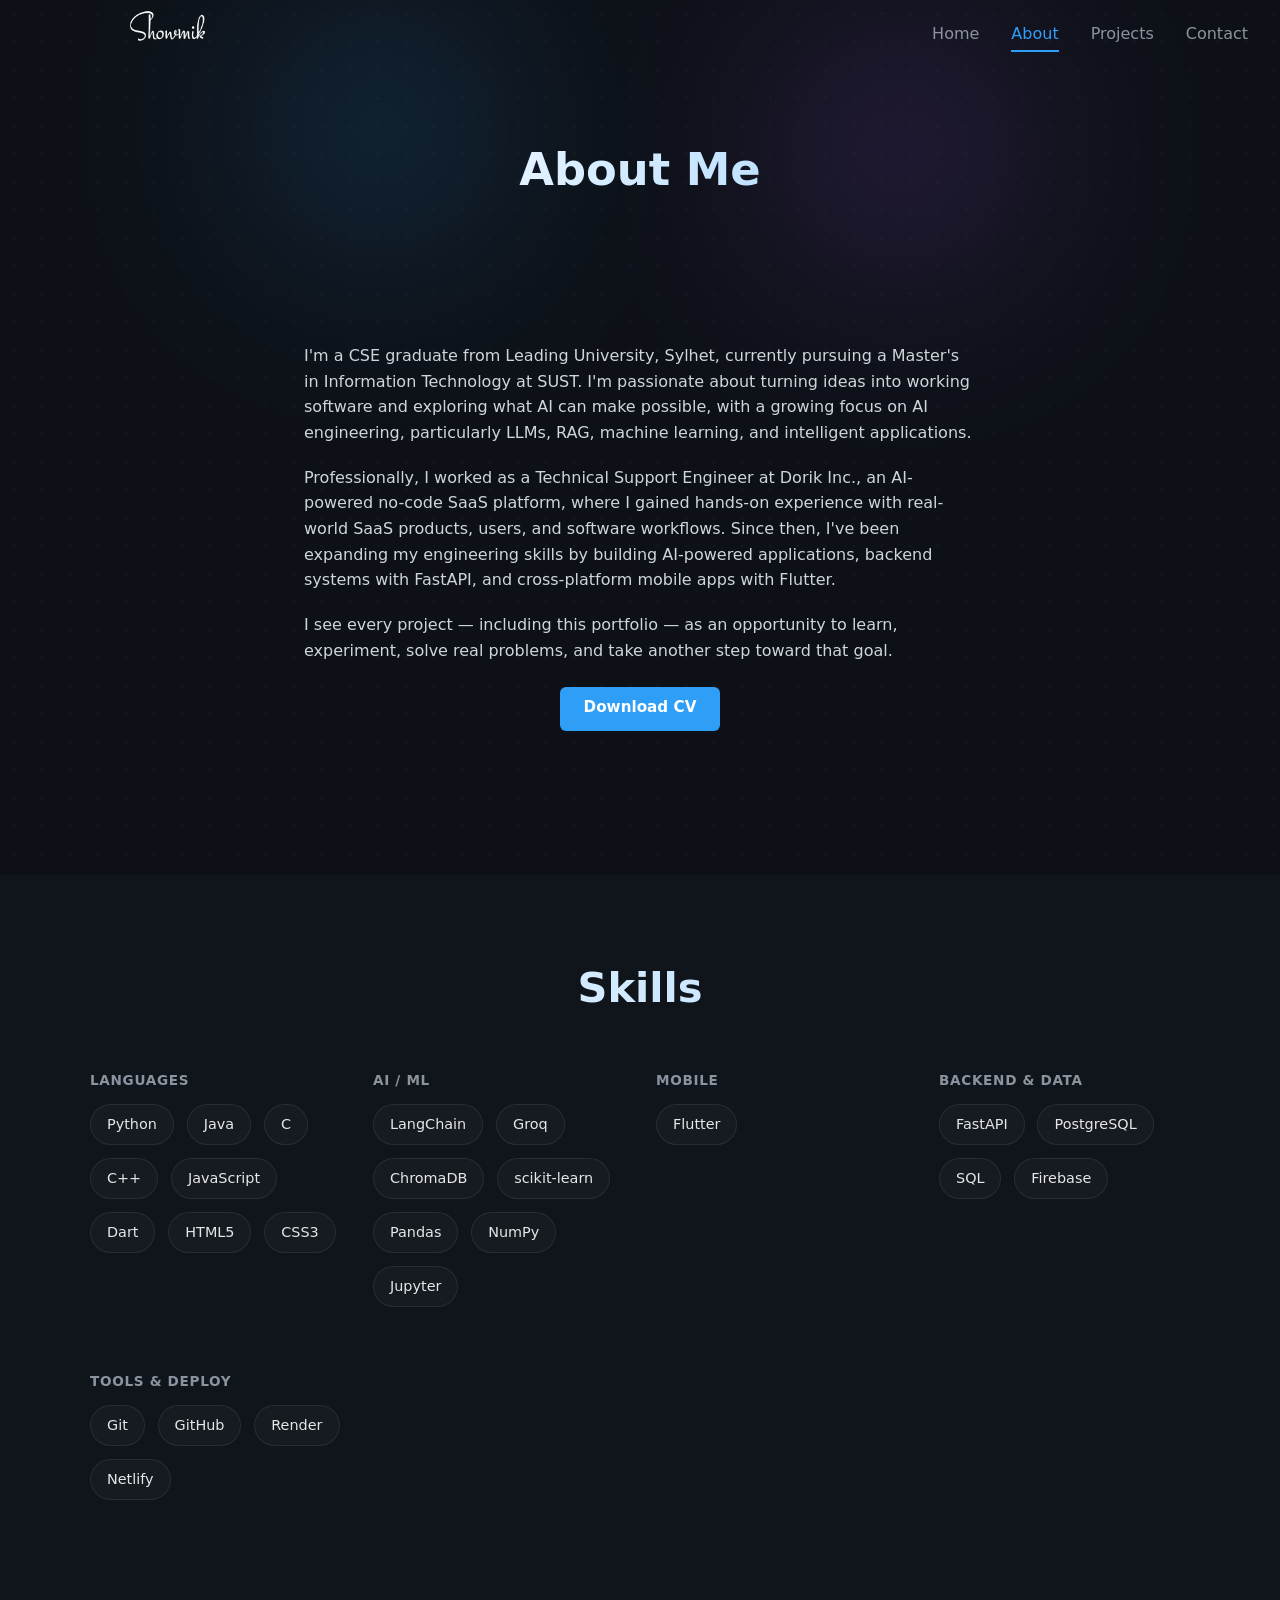
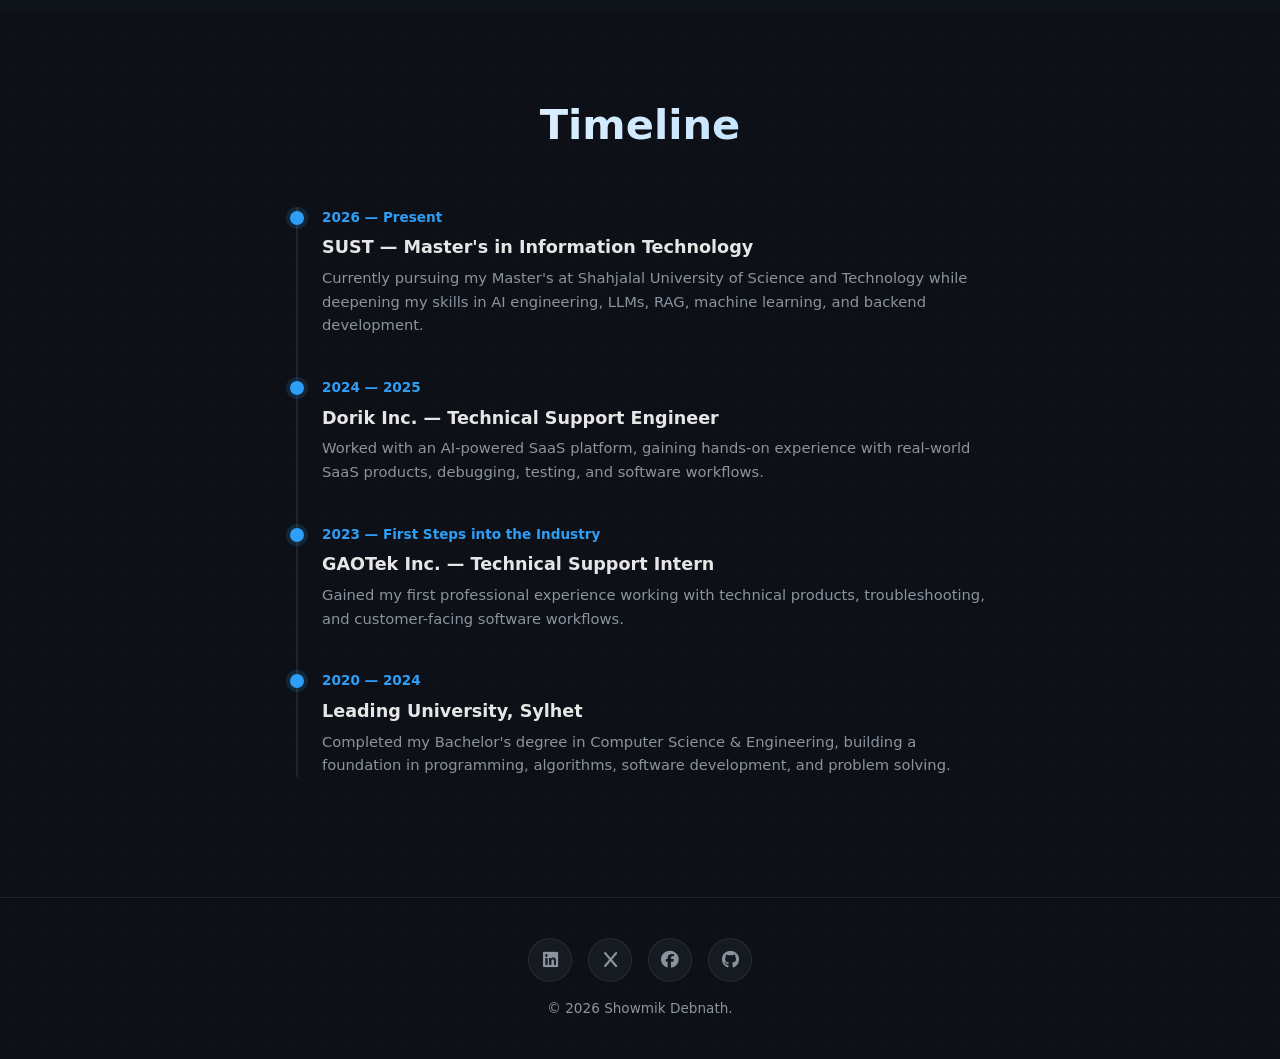
<file: frontend/about.html>
<!DOCTYPE html>
<html lang="en">
<head>
  <!-- Google tag (gtag.js) -->
  <script async src="https://www.googletagmanager.com/gtag/js?id=G-21XC7KKP4C"></script>
  <script>
    window.dataLayer = window.dataLayer || [];
    function gtag(){dataLayer.push(arguments);}
    gtag('js', new Date());

    gtag('config', 'G-21XC7KKP4C');
  </script>

  <meta charset="UTF-8" />
  <meta name="viewport" content="width=device-width, initial-scale=1.0" />
  <title>About — Showmik Debnath</title>
  <meta name="description" content="Learn about Showmik Debnath's background, skills, and journey toward AI engineering." />
  <meta property="og:title" content="About — Showmik Debnath" />
  <meta property="og:description" content="CSE graduate, AI engineering practitioner, and software developer." />
  <meta property="og:type" content="website" />
  <meta property="og:url" content="https://showmikdebnath.me/about.html" />
  <meta property="og:image" content="https://showmikdebnath.me/assets/images/og-image.jpg" />
  <meta property="og:image:width" content="1731" />
  <meta property="og:image:height" content="909" />
  <meta property="og:image:type" content="image/jpeg" />
  <link rel="icon" href="assets/images/icons/favicon.ico" />
  <link rel="stylesheet" href="css/style.css" />
  <link rel="stylesheet" href="https://unpkg.com/aos@2.3.1/dist/aos.css" />
  <link rel="stylesheet" href="https://cdnjs.cloudflare.com/ajax/libs/font-awesome/6.5.2/css/all.min.css">
</head>
<body>

  <nav class="navbar">
    <a href="index.html" class="nav-logo"><img src="assets/images/signature.png" alt="Showmik Debnath signature" style="height:66px;width:auto;display:block;filter:brightness(0) invert(1);"></a>
    <ul class="nav-links">
      <li><a href="index.html">Home</a></li>
      <li><a href="about.html">About</a></li>
      <li><a href="projects.html">Projects</a></li>
      <li><a href="contact.html">Contact</a></li>
    </ul>
    <button class="nav-toggle" aria-label="Toggle navigation menu" aria-expanded="false">
      <span></span>
      <span></span>
      <span></span>
    </button>
  </nav>

  <header class="page-header">
    <div class="page-header-glow one"></div>
    <div class="page-header-glow two"></div>
    
    <h1>About Me</h1>
    
  </header>

  <section class="about-narrative" data-aos="fade-up">
    <p>I'm a CSE graduate from Leading University, Sylhet, currently pursuing a Master's in Information Technology at SUST. I'm passionate about turning ideas into working software and exploring what AI can make possible, with a growing focus on AI engineering, particularly LLMs, RAG, machine learning, and intelligent applications.</p>
    <p>Professionally, I worked as a Technical Support Engineer at Dorik Inc., an AI-powered no-code SaaS platform, where I gained hands-on experience with real-world SaaS products, users, and software workflows. Since then, I've been expanding my engineering skills by building AI-powered applications, backend systems with FastAPI, and cross-platform mobile apps with Flutter.</p>
    <p>I see every project — including this portfolio — as an opportunity to learn, experiment, solve real problems, and take another step toward that goal.</p>
    <div class="cv-download">
      <a href="assets/cv.pdf" class="btn btn-primary" download>Download CV</a>
    </div>
  </section>

  

  <section id="skills" data-aos="fade-up">
    <div class="section-header">
      <h2>Skills</h2>
    </div>
    <div class="skills-groups">
      <div class="skill-group">
        <h3>Languages</h3>
        <div class="skills-preview">
          <span class="skill-badge">Python</span>
          <span class="skill-badge">Java</span>
          <span class="skill-badge">C</span>
          <span class="skill-badge">C++</span>
          <span class="skill-badge">JavaScript</span>
          <span class="skill-badge">Dart</span>
          <span class="skill-badge">HTML5</span>
          <span class="skill-badge">CSS3</span>
        </div>
      </div>
      <div class="skill-group">
        <h3>AI / ML</h3>
        <div class="skills-preview">
          <span class="skill-badge">LangChain</span>
          <span class="skill-badge">Groq</span>
          <span class="skill-badge">ChromaDB</span>
          <span class="skill-badge">scikit-learn</span>
          <span class="skill-badge">Pandas</span>
          <span class="skill-badge">NumPy</span>
          <span class="skill-badge">Jupyter</span>
        </div>
      </div>
      <div class="skill-group">
        <h3>Mobile</h3>
        <div class="skills-preview">
          <span class="skill-badge">Flutter</span>
        </div>
      </div>
      <div class="skill-group">
        <h3>Backend &amp; Data</h3>
        <div class="skills-preview">
          <span class="skill-badge">FastAPI</span>
          <span class="skill-badge">PostgreSQL</span>
          <span class="skill-badge">SQL</span>
          <span class="skill-badge">Firebase</span>
        </div>
      </div>
      <div class="skill-group">
        <h3>Tools &amp; Deploy</h3>
        <div class="skills-preview">
          <span class="skill-badge">Git</span>
          <span class="skill-badge">GitHub</span>
          <span class="skill-badge">Render</span>
          <span class="skill-badge">Netlify</span>
        </div>
      </div>
    </div>
  </section>


  <section data-aos="fade-up">
  <div class="section-header">
    <h2>Timeline</h2>
  </div>

  <div class="timeline">

    <!-- Most Recent -->
    <div class="timeline-item">
      <div class="timeline-date">2026 — Present</div>
      <h3>SUST — Master's in Information Technology</h3>
      <p>
        Currently pursuing my Master's at Shahjalal University of Science and Technology while deepening my skills in
        AI engineering, LLMs, RAG, machine learning, and backend development.
      </p>
    </div>


    <div class="timeline-item">
      <div class="timeline-date">2024 — 2025</div>
      <h3>Dorik Inc. — Technical Support Engineer</h3>
      <p>
        Worked with an AI-powered SaaS platform, gaining hands-on
        experience with real-world SaaS products, debugging, testing,
        and software workflows.
      </p>
    </div>

    <div class="timeline-item">
      <div class="timeline-date">2023 — First Steps into the Industry</div>
      <h3>GAOTek Inc. — Technical Support Intern</h3>
      <p>
        Gained my first professional experience working with technical products, troubleshooting, and customer-facing software workflows.
      </p>
    </div>

    <div class="timeline-item">
      <div class="timeline-date">2020 — 2024</div>
      <h3>Leading University, Sylhet</h3>
      <p>
        Completed my Bachelor's degree in Computer Science & Engineering,
        building a foundation in programming, algorithms, software development,
        and problem solving.
      </p>
    </div>

    </div>
   </section>
  <!-- <section data-aos="fade-up">
    <div class="section-header">
      <h2>Timeline</h2>
    </div>
    <div class="timeline">
      <div class="timeline-item">
        <div class="timeline-date">Completed</div>
        <h3>Leading University, Sylhet</h3>
        <p>CSE degree completed.</p>
      </div>
      <div class="timeline-item">
        <div class="timeline-date">Professional</div>
        <h3>Dorik Inc. — Technical Support Engineer</h3>
        <p>AI-based no-code SaaS website builder.</p>
      </div>
      <div class="timeline-item">
        <div class="timeline-date">In Progress</div>
        <h3>SUST — Master's in Information Technology</h3>
        <p>Pursuing as a backup path.</p>
      </div>
      <div class="timeline-item">
        <div class="timeline-date">Starting October 2026</div>
        <h3>TU Darmstadt, Germany</h3>
        <p>Admitted — MSc in Information and Communication Engineering, Communication Algorithms specialization.</p>
      </div>
    </div>
  </section> -->

  <footer>
    <div class="social-icons">
      <a href="https://www.linkedin.com/in/showmikdebnath/" target="_blank" rel="noopener" aria-label="LinkedIn"><i class="fa-brands fa-linkedin"></i></a>
      <a href="https://twitter.com/DebnathShowmik" target="_blank" rel="noopener" aria-label="X (Twitter)"><i class="fa-solid fa-x"></i></a>
      <a href="https://www.facebook.com/showmik.debnath/" target="_blank" rel="noopener" aria-label="Facebook"><i class="fa-brands fa-facebook"></i></a>
      <a href="https://github.com/ShowmikDebnath" target="_blank" rel="noopener" aria-label="GitHub">
      <i class="fa-brands fa-github"></i>
    </a>
    </div>
    <p class="copyright">© 2026 Showmik Debnath.</p>
  </footer>

  <button class="back-to-top" aria-label="Back to top">↑</button>

  <script src="https://unpkg.com/aos@2.3.1/dist/aos.js"></script>
  <script src="js/main.js"></script>
</body>
</html>
</file>
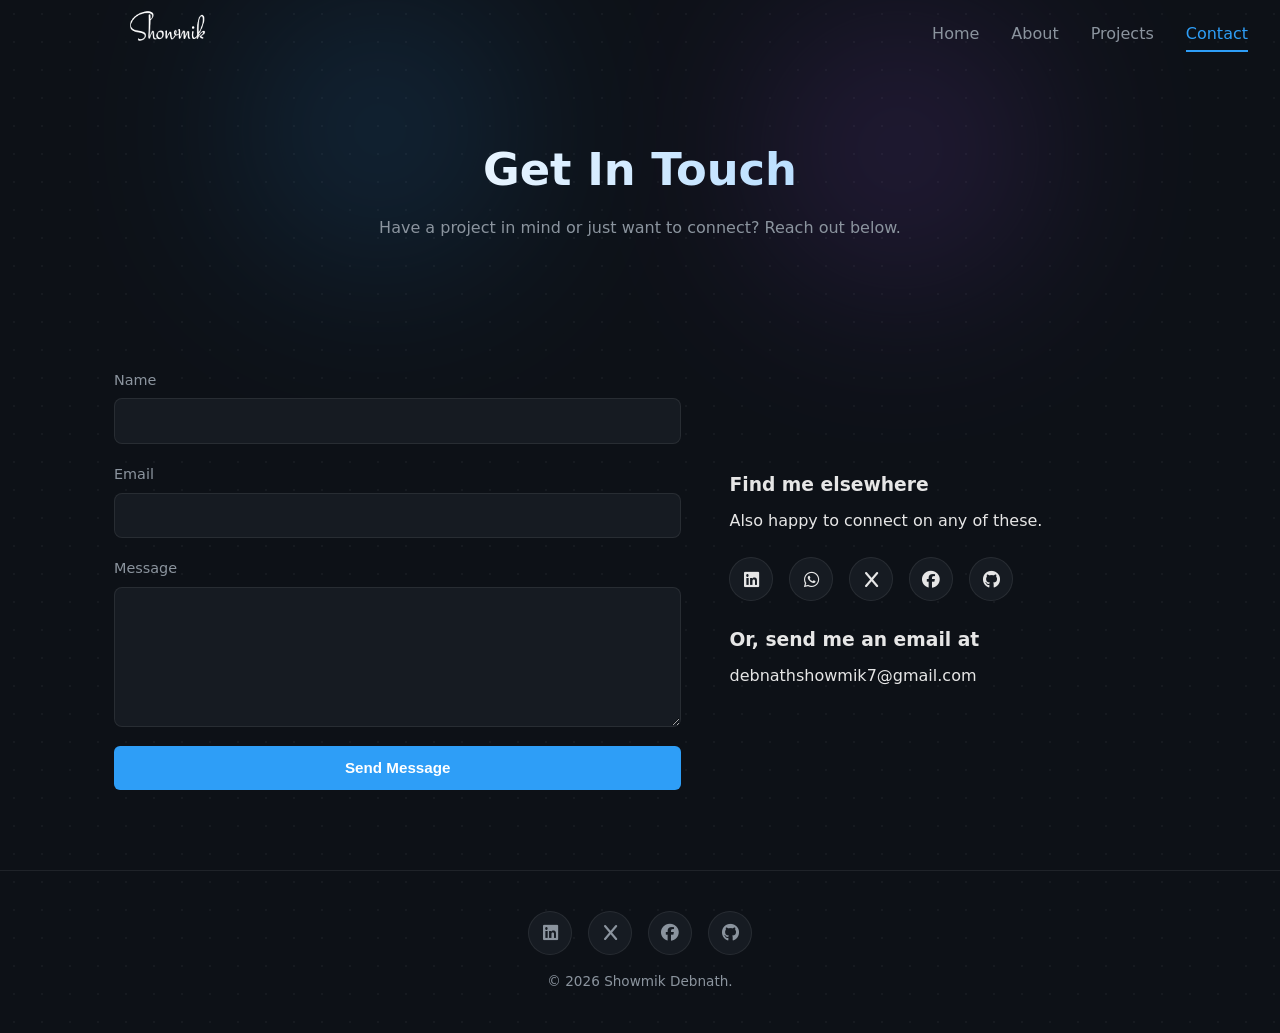
<file: frontend/contact.html>
<!DOCTYPE html>
<html lang="en">
<head>

  <!-- Google tag (gtag.js) -->
  <script async src="https://www.googletagmanager.com/gtag/js?id=G-21XC7KKP4C"></script>
  <script>
    window.dataLayer = window.dataLayer || [];
    function gtag(){dataLayer.push(arguments);}
    gtag('js', new Date());

    gtag('config', 'G-21XC7KKP4C');
  </script>

  <meta charset="UTF-8" />
  <meta name="viewport" content="width=device-width, initial-scale=1.0" />
  <title>Contact — Showmik Debnath</title>
  <meta name="description" content="Get in touch with Showmik Debnath for collaboration or opportunities." />
  <meta property="og:title" content="Contact — Showmik Debnath" />
  <meta property="og:description" content="Get in touch for collaboration or opportunities." />
  <meta property="og:type" content="website" />
  <meta property="og:url" content="https://showmikdebnath.me/contact.html" />
  <meta property="og:image" content="https://showmikdebnath.me/assets/images/og-image.jpg" />
  <meta property="og:image:width" content="1731" />
  <meta property="og:image:height" content="909" />
  <meta property="og:image:type" content="image/jpeg" />
  <link rel="icon" href="assets/images/icons/favicon.ico" />
  <link rel="stylesheet" href="css/style.css" />
  <link rel="stylesheet" href="https://unpkg.com/aos@2.3.1/dist/aos.css" />
  <link rel="stylesheet" href="https://cdnjs.cloudflare.com/ajax/libs/font-awesome/6.5.2/css/all.min.css">
</head>
<body>

  <nav class="navbar">
    <a href="index.html" class="nav-logo"><img src="assets/images/signature.png" alt="Showmik Debnath signature" style="height:66px;width:auto;display:block;filter:brightness(0) invert(1);"></a>
    <ul class="nav-links">
      <li><a href="index.html">Home</a></li>
      <li><a href="about.html">About</a></li>
      <li><a href="projects.html">Projects</a></li>
      <li><a href="contact.html">Contact</a></li>
    </ul>
    <button class="nav-toggle" aria-label="Toggle navigation menu" aria-expanded="false">
      <span></span>
      <span></span>
      <span></span>
    </button>
  </nav>

  <header class="page-header">

    <div class="page-header-glow one"></div>
    <div class="page-header-glow two"></div>

    <h1>Get In Touch</h1>
    <p>Have a project in mind or just want to connect? Reach out below.</p>
  </header>

  <section data-aos="fade-up">
    <div class="contact-layout">
      <!-- TODO: wire this form's action to a Formspree endpoint (or backend) in Phase 2 -->
      <!-- <form class="contact-form" id="contact-form" novalidate> -->
      <form class="contact-form" id="contact-form" action="https://formspree.io/f/xoeqwkpa" method="POST" novalidate>
        <div class="form-group">
          <label for="name">Name</label>
          <input type="text" id="name" name="name" required />
          <span class="form-error-msg">Please enter your name.</span>
        </div>
        <div class="form-group">
          <label for="email">Email</label>
          <input type="email" id="email" name="email" required />
          <span class="form-error-msg">Please enter a valid email address.</span>
        </div>
        <div class="form-group">
          <label for="message">Message</label>
          <textarea id="message" name="message" required></textarea>
          <span class="form-error-msg">Please enter a message.</span>
        </div>
        <button type="submit" class="btn btn-primary">Send Message</button>
        <p class="form-status" role="status"></p>
      </form>

      <div class="contact-info">
        <div>
          <h3>Find me elsewhere</h3>
          <p>Also happy to connect on any of these.</p>
        </div>
        <div class="social-icons">
          <a href="https://www.linkedin.com/in/showmikdebnath/" target="_blank" rel="noopener" aria-label="LinkedIn"><i class="fa-brands fa-linkedin"></i></a>
          <a href="https://wa.me/+8801765636035" target="_blank" rel="noopener" aria-label="WhatsApp">
            <i class="fa-brands fa-whatsapp"></i>
          </a>
          <a href="https://twitter.com/DebnathShowmik" target="_blank" rel="noopener" aria-label="X (Twitter)"><i class="fa-solid fa-x"></i></a>
          <a href="https://www.facebook.com/showmik.debnath/" target="_blank" rel="noopener" aria-label="Facebook"><i class="fa-brands fa-facebook"></i></a>
          <a href="https://github.com/ShowmikDebnath" target="_blank" rel="noopener" aria-label="GitHub">
            <i class="fa-brands fa-github"></i>
          </a>
        </div>
        <div>
          <h3>Or, send me an email at</h3>
          <p><a href="mailto:debnathshowmik7@gmail.com">debnathshowmik7@gmail.com</a></p>
        </div>
      </div>
    </div>
  </section>

  <footer>
    <div class="social-icons">
      <a href="https://www.linkedin.com/in/showmikdebnath/" target="_blank" rel="noopener" aria-label="LinkedIn"><i class="fa-brands fa-linkedin"></i></a>
      <a href="https://twitter.com/DebnathShowmik" target="_blank" rel="noopener" aria-label="X (Twitter)"><i class="fa-solid fa-x"></i></a>
      <a href="https://www.facebook.com/showmik.debnath/" target="_blank" rel="noopener" aria-label="Facebook"><i class="fa-brands fa-facebook"></i></a>
      <a href="https://github.com/ShowmikDebnath" target="_blank" rel="noopener" aria-label="GitHub">
      <i class="fa-brands fa-github"></i>
    </a>
    </div>
    <p class="copyright">© 2026 Showmik Debnath.</p>
  </footer>

  <button class="back-to-top" aria-label="Back to top">↑</button>

  <script src="https://unpkg.com/aos@2.3.1/dist/aos.js"></script>
  <script src="js/main.js"></script>
</body>
</html>
</file>
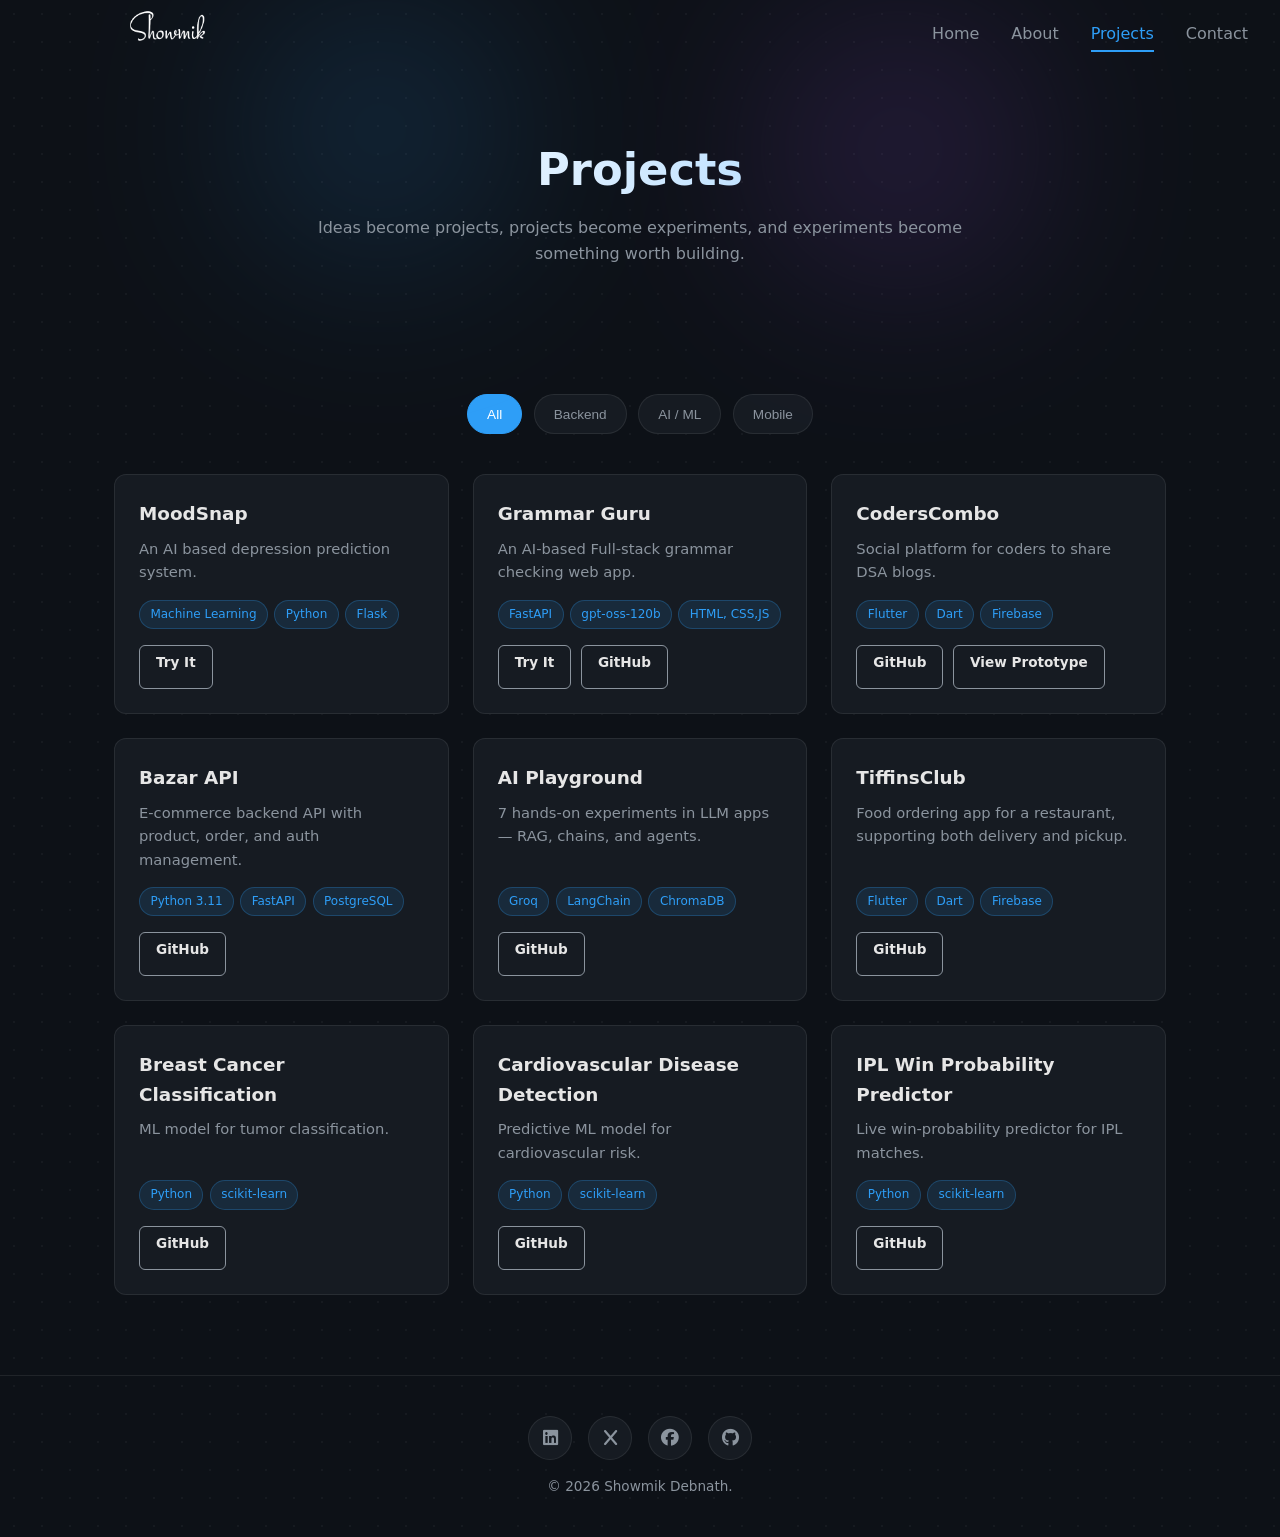
<file: frontend/projects.html>
<!DOCTYPE html>
<html lang="en">
<head>

  <!-- Google tag (gtag.js) -->
  <script async src="https://www.googletagmanager.com/gtag/js?id=G-21XC7KKP4C"></script>
  <script>
    window.dataLayer = window.dataLayer || [];
    function gtag(){dataLayer.push(arguments);}
    gtag('js', new Date());

    gtag('config', 'G-21XC7KKP4C');
  </script>
  <meta charset="UTF-8" />
  <meta name="viewport" content="width=device-width, initial-scale=1.0" />
  <title>Projects — Showmik Debnath</title>
  <meta name="description" content="Backend, AI/ML, and Flutter mobile projects built by Showmik Debnath." />
  <meta property="og:title" content="Projects — Showmik Debnath" />
  <meta property="og:description" content="Backend, AI/ML, and Flutter mobile projects." />
  <meta property="og:type" content="website" />
  <meta property="og:url" content="https://showmikdebnath.me/projects.html" />
  <meta property="og:image" content="https://showmikdebnath.me/assets/images/og-image.jpg" />
  <meta property="og:image:width" content="1731" />
  <meta property="og:image:height" content="909" />
  <meta property="og:image:type" content="image/jpeg" />
  <link rel="icon" href="assets/images/icons/favicon.ico" />
  <link rel="stylesheet" href="css/style.css" />
  <link rel="stylesheet" href="https://unpkg.com/aos@2.3.1/dist/aos.css" />
  <link rel="stylesheet" href="https://cdnjs.cloudflare.com/ajax/libs/font-awesome/6.5.2/css/all.min.css">
</head>
<body>

  <nav class="navbar">
    <a href="index.html" class="nav-logo"><img src="assets/images/signature.png" alt="Showmik Debnath signature" style="height:66px;width:auto;display:block;filter:brightness(0) invert(1);"></a>
    <ul class="nav-links">
      <li><a href="index.html">Home</a></li>
      <li><a href="about.html">About</a></li>
      <li><a href="projects.html">Projects</a></li>
      <li><a href="contact.html">Contact</a></li>
    </ul>
    <button class="nav-toggle" aria-label="Toggle navigation menu" aria-expanded="false">
      <span></span>
      <span></span>
      <span></span>
    </button>
  </nav>

  <header class="page-header">
    <div class="page-header-glow one"></div>
    <div class="page-header-glow two"></div>
    
    <h1>Projects</h1>
    <p>Ideas become projects, projects become experiments, and experiments become something worth building.</p>
  </header>

  <section>
    <div class="filter-bar">
      <button class="filter-btn active" data-filter="all">All</button>
      <button class="filter-btn" data-filter="backend">Backend</button>
      <button class="filter-btn" data-filter="ai-ml">AI / ML</button>
      <button class="filter-btn" data-filter="mobile">Mobile</button>
    </div>

    <div class="projects-grid">
      <div class="card" data-category="ai-ml" data-aos="fade-up">
        <h3>MoodSnap</h3>
        <p class="card-desc">An AI based depression prediction system.</p>
        <div class="tag-row">
          <span class="tag">Machine Learning</span>
          <span class="tag">Python</span>
          <span class="tag">Flask</span>
        </div>
        <div class="card-links">
          <a href="https://depressionprediction.pythonanywhere.com/" class="btn btn-secondary" target="_blank" rel="noopener">Try It</a>
        </div>
      </div>

      <div class="card" data-category="ai-ml" data-aos="fade-up" data-aos-delay="100">
        <h3>Grammar Guru</h3>
        <p class="card-desc">An AI-based Full-stack grammar checking web app.</p>
        <div class="tag-row">
          <span class="tag">FastAPI</span>
          <span class="tag">gpt-oss-120b</span>
          <span class="tag">HTML, CSS,JS</span>
        </div>
        <div class="card-links">
          <a href="https://grammar-guru-sd.netlify.app/" class="btn btn-secondary" target="_blank" rel="noopener">Try It</a>
          <a href="https://github.com/ShowmikDebnath/Grammar-Guru" class="btn btn-secondary" target="_blank" rel="noopener">GitHub</a>
        </div>
      </div>

      <div class="card" data-category="mobile" data-aos="fade-up" data-aos-delay="200">
        <h3>CodersCombo</h3>
        <p class="card-desc">Social platform for coders to share DSA blogs.</p>
        <div class="tag-row">
          <span class="tag">Flutter</span>
          <span class="tag">Dart</span>
          <span class="tag">Firebase</span>
        </div>
        <div class="card-links">
          <a href="https://github.com/ShowmikDebnath/CodersCombo-Optimistic" class="btn btn-secondary" target="_blank" rel="noopener">GitHub</a>
          <a href="https://drive.google.com/file/d/1VuBDnz4taHCMDHtoi5x_1lxaRIxnTZBv/view?usp=sharing" class="btn btn-secondary" target="_blank" rel="noopener">View Prototype</a>
        </div>
      </div>

      <div class="card" data-category="backend" data-aos="fade-up">
        <h3>Bazar API</h3>
        <p class="card-desc">E-commerce backend API with product, order, and auth management.</p>
        <div class="tag-row">
          <span class="tag">Python 3.11</span>
          <span class="tag">FastAPI</span>
          <span class="tag">PostgreSQL</span>
        </div>
        <div class="card-links">
          <a href="https://github.com/ShowmikDebnath/Bazar-API" class="btn btn-secondary" target="_blank" rel="noopener">GitHub</a>
        </div>
      </div>

      <div class="card" data-category="ai-ml" data-aos="fade-up" data-aos-delay="50">
        <h3>AI Playground</h3>
        <p class="card-desc">7 hands-on experiments in LLM apps — RAG, chains, and agents.</p>
        <div class="tag-row">
          <span class="tag">Groq</span>
          <span class="tag">LangChain</span>
          <span class="tag">ChromaDB</span>
        </div>
        <div class="card-links">
          <a href="https://github.com/ShowmikDebnath/ai-playground-sd" class="btn btn-secondary" target="_blank" rel="noopener">GitHub</a>
        </div>
      </div>

      

      <div class="card" data-category="mobile" data-aos="fade-up" data-aos-delay="150">
        <h3>TiffinsClub</h3>
        <p class="card-desc">Food ordering app for a restaurant, supporting both delivery and pickup.</p>
        <div class="tag-row">
          <span class="tag">Flutter</span>
          <span class="tag">Dart</span>
          <span class="tag">Firebase</span>
        </div>
        <div class="card-links">
          <a href="https://github.com/ShowmikDebnath/TiffinsClub" class="btn btn-secondary" target="_blank" rel="noopener">GitHub</a>
        </div>
      </div>

      

      <div class="card" data-category="ai-ml" data-aos="fade-up" data-aos-delay="250">
        <h3>Breast Cancer Classification</h3>
        <p class="card-desc">ML model for tumor classification.</p>
        <div class="tag-row">
          <span class="tag">Python</span>
          <span class="tag">scikit-learn</span>
        </div>
        <div class="card-links">
          <a href="https://github.com/ShowmikDebnath/Breast_Cancer_Classification_using_Machine_Learning" class="btn btn-secondary" target="_blank" rel="noopener">GitHub</a>
        </div>
      </div>

      <div class="card" data-category="ai-ml" data-aos="fade-up" data-aos-delay="300">
        <h3>Cardiovascular Disease Detection</h3>
        <p class="card-desc">Predictive ML model for cardiovascular risk.</p>
        <div class="tag-row">
          <span class="tag">Python</span>
          <span class="tag">scikit-learn</span>
        </div>
        <div class="card-links">
          <a href="https://github.com/ShowmikDebnath/Cardiovascular_Disease_Detection_ML" class="btn btn-secondary" target="_blank" rel="noopener">GitHub</a>
        </div>
      </div>

      <div class="card" data-category="ai-ml" data-aos="fade-up" data-aos-delay="350">
        <h3>IPL Win Probability Predictor</h3>
        <p class="card-desc">Live win-probability predictor for IPL matches.</p>
        <div class="tag-row">
          <span class="tag">Python</span>
          <span class="tag">scikit-learn</span>
        </div>
        <div class="card-links">
          <a href="https://github.com/ShowmikDebnath/IPL_Win_Probability_Predictor_ML_Project" class="btn btn-secondary" target="_blank" rel="noopener">GitHub</a>
        </div>
      </div>
    </div>
  </section>

  <footer>
    <div class="social-icons">
      <a href="https://www.linkedin.com/in/showmikdebnath/" target="_blank" rel="noopener" aria-label="LinkedIn"><i class="fa-brands fa-linkedin"></i></a>
      <a href="https://twitter.com/DebnathShowmik" target="_blank" rel="noopener" aria-label="X (Twitter)"><i class="fa-solid fa-x"></i></a>
      <a href="https://www.facebook.com/showmik.debnath/" target="_blank" rel="noopener" aria-label="Facebook"><i class="fa-brands fa-facebook"></i></a>
      <a href="https://github.com/ShowmikDebnath" target="_blank" rel="noopener" aria-label="GitHub">
      <i class="fa-brands fa-github"></i>
    </a>
    </div>
    <p class="copyright">© 2026 Showmik Debnath.</p>
  </footer>

  <button class="back-to-top" aria-label="Back to top">↑</button>

  <script src="https://unpkg.com/aos@2.3.1/dist/aos.js"></script>
  <script src="js/main.js"></script>
</body>
</html>
</file>
<file: frontend/css/style.css>
/* ==========================================================================
   Design System / Variables
   ========================================================================== */
:root {
  --bg-color: #0d1117;
  --card-bg: #161b22;
  --section-alt-bg: #10151c;
  --text-color: #e6e6e6;
  --accent-color: #2e9ef7;
  --accent-secondary: #a855f7;
  --muted-color: #8b949e;
  --border-color: rgba(255, 255, 255, 0.08);
  --font-main: 'Segoe UI', system-ui, sans-serif;
  --nav-height: 70px;
}

* {
  margin: 0;
  padding: 0;
  box-sizing: border-box;
}

html {
  scroll-behavior: smooth;
  overflow-x: hidden;
  max-width: 100%;
}

body {
  background-color: var(--bg-color);
  color: var(--text-color);
  font-family: var(--font-main);
  line-height: 1.6;
  overflow-x: hidden;
  max-width: 100%;
  background-image: radial-gradient(circle, rgba(255, 255, 255, 0.04) 1px, transparent 1px);
  background-size: 28px 28px;
}

a {
  color: inherit;
  text-decoration: none;
}

img {
  max-width: 100%;
  display: block;
}

section {
  padding: 5rem 1.5rem;
  max-width: 1100px;
  margin: 0 auto;
}

/* ==========================================================================
   Section Headers (reused across pages)
   ========================================================================== */
.section-header {
  text-align: center;
  margin-bottom: 3rem;
}

.section-header h2 {
  font-size: clamp(1.8rem, 4vw, 2.6rem);
  background: linear-gradient(90deg, #ffffff, #a3d4ff);
  -webkit-background-clip: text;
  background-clip: text;
  color: transparent;
  margin-bottom: 0.6rem;
}

.section-header p {
  color: var(--muted-color);
  max-width: 500px;
  margin: 0 auto;
}

/* ==========================================================================
   Buttons
   ========================================================================== */
.btn {
  display: inline-block;
  padding: 0.7rem 1.5rem;
  border-radius: 6px;
  text-decoration: none;
  font-weight: 600;
  font-size: 0.95rem;
  min-height: 44px;
  line-height: 1.3;
  border: none;
  cursor: pointer;
  transition: transform 0.2s ease, box-shadow 0.2s ease;
}

.btn-primary {
  background-color: var(--accent-color);
  color: #fff;
}

.btn-secondary {
  border: 1px solid var(--muted-color);
  color: var(--text-color);
  background: transparent;
}

.btn:hover,
.btn:focus-visible {
  transform: translateY(-3px);
  box-shadow: 0 6px 20px rgba(46, 158, 247, 0.3);
}

.btn:focus-visible {
  outline: 2px solid var(--accent-color);
  outline-offset: 2px;
}

/* ==========================================================================
   Navbar
   ========================================================================== */
.navbar {
  position: fixed;
  top: 0;
  left: 0;
  width: 100%;
  height: var(--nav-height);
  display: flex;
  align-items: center;
  justify-content: space-between;
  padding: 0 2rem;
  z-index: 1000;
  background: transparent;
  transition: background 0.3s ease, backdrop-filter 0.3s ease, border-color 0.3s ease;
  border-bottom: 1px solid transparent;
}

.navbar.scrolled {
  background: rgba(13, 17, 23, 0.85);
  backdrop-filter: blur(10px);
  border-bottom: 1px solid var(--border-color);
}

.nav-logo {
  font-weight: 700;
  font-size: 1.1rem;
  color: var(--text-color);
}

.nav-links {
  display: flex;
  gap: 2rem;
  list-style: none;
}

.nav-links a {
  color: var(--muted-color);
  font-weight: 500;
  padding: 0.4rem 0;
  border-bottom: 2px solid transparent;
  transition: color 0.2s ease, border-color 0.2s ease;
}

.nav-links a:hover,
.nav-links a:focus-visible {
  color: var(--text-color);
}

.nav-links a.active {
  color: var(--accent-color);
  border-bottom-color: var(--accent-color);
}

.nav-toggle {
  display: none;
  flex-direction: column;
  gap: 5px;
  background: none;
  border: none;
  cursor: pointer;
  padding: 10px;
  min-width: 44px;
  min-height: 44px;
  align-items: center;
  justify-content: center;
}

.nav-toggle span {
  width: 24px;
  height: 2px;
  background: var(--text-color);
  transition: transform 0.3s ease, opacity 0.3s ease;
}

.nav-toggle.open span:nth-child(1) {
  transform: translateY(7px) rotate(45deg);
}

.nav-toggle.open span:nth-child(2) {
  opacity: 0;
}

.nav-toggle.open span:nth-child(3) {
  transform: translateY(-7px) rotate(-45deg);
}

@media (max-width: 768px) {
  .nav-links {
    position: fixed;
    top: var(--nav-height);
    right: 0;
    height: calc(100vh - var(--nav-height));
    width: 220px;
    background: rgba(13, 17, 23, 0.98);
    flex-direction: column;
    align-items: flex-start;
    padding: 2rem;
    gap: 1.5rem;
    transform: translateX(100%);
    transition: transform 0.3s ease;
    border-left: 1px solid var(--border-color);
  }

  .nav-links.open {
    transform: translateX(0);
  }

  .nav-toggle {
    display: flex;
  }
}

/* ==========================================================================
   Hero (index.html)
   ========================================================================== */
.hero {
  position: relative;
  min-height: 100vh;
  width: 100%;
  max-width: none;
  margin: 0;
  display: flex;
  flex-direction: column;
  align-items: center;
  justify-content: center;
  text-align: center;
  padding: 2rem;
  overflow: hidden;
}

.hero-glow {
  position: absolute;
  width: 500px;
  height: 500px;
  max-width: 90vw;
  border-radius: 50%;
  filter: blur(120px);
  opacity: 0.35;
  z-index: 0;
  animation: float 8s ease-in-out infinite;
}

.hero-glow.one {
  background: var(--accent-color);
  top: -100px;
  left: -100px;
}

.hero-glow.two {
  background: var(--accent-secondary);
  bottom: -120px;
  right: -100px;
  animation-delay: 2s;
}

@keyframes float {
  0%, 100% { transform: translate(0, 0); }
  50% { transform: translate(20px, -20px); }
}

.hero-content {
  position: relative;
  z-index: 1;
}

.badge {
  display: inline-block;
  padding: 0.4rem 1rem;
  border: 1px solid var(--muted-color);
  border-radius: 999px;
  font-size: 0.85rem;
  color: var(--muted-color);
  margin-bottom: 1.5rem;
  letter-spacing: 0.03em;
}

.hero h1 {
  font-size: clamp(2.2rem, 5vw, 3.5rem);
  margin-bottom: 0.6rem;
  background: linear-gradient(90deg, #ffffff, #a3d4ff);
  -webkit-background-clip: text;
  background-clip: text;
  color: transparent;
}

.hero .typed-text {
  color: var(--accent-color);
  font-size: clamp(1.1rem, 2.5vw, 1.5rem);
  min-height: 2rem;
}

.hero .tagline {
  max-width: 500px;
  color: var(--muted-color);
  margin: 1rem auto 0;
  font-size: 1rem;
}

.hero .cta-buttons {
  margin-top: 2.2rem;
  display: flex;
  gap: 1rem;
  flex-wrap: wrap;
  justify-content: center;
}

.scroll-indicator {
  position: absolute;
  bottom: 2rem;
  left: 50%;
  transform: translateX(-50%);
  color: var(--muted-color);
  font-size: 1.5rem;
  animation: bounce 2s infinite;
  z-index: 1;
}

@keyframes bounce {
  0%, 100% { transform: translate(-50%, 0); }
  50% { transform: translate(-50%, 10px); }
}

/* ==========================================================================
   Page Header (about / projects / contact top banner)
   ========================================================================== */
.page-header {
  position: relative;
  padding: calc(var(--nav-height) + 4rem) 1.5rem 3rem;
  text-align: center;
  max-width: 700px;
  margin: 0 auto;
  overflow: visible;
}

.page-header-glow {
  position: absolute;
  width: 260px;
  height: 260px;
  border-radius: 50%;
  filter: blur(100px);
  opacity: 0.18;
  z-index: 0;
  pointer-events: none;
}

.page-header-glow.one {
  background: var(--accent-color);
  top: 0;
  left: -40px;
}

.page-header-glow.two {
  background: var(--accent-secondary);
  top: 20px;
  right: -40px;
}

.page-header h1,
.page-header p {
  position: relative;
  z-index: 1;
}

.page-header h1 {
  font-size: clamp(2rem, 4vw, 2.8rem);
  background: linear-gradient(90deg, #ffffff, #a3d4ff);
  -webkit-background-clip: text;
  background-clip: text;
  color: transparent;
  margin-bottom: 0.6rem;
}

.page-header p {
  color: var(--muted-color);
}

/* ==========================================================================
   Home page sections
   ========================================================================== */
.about-teaser {
  width: 100%;
  max-width: none;
  margin: 0;
  background: var(--section-alt-bg);
  text-align: center;
}

.about-teaser p {
  color: var(--muted-color);
  margin-bottom: 1.2rem;
}

.about-teaser-grid {
  display: grid;
  grid-template-columns: 1.3fr 1fr;
  gap: 3rem;
  align-items: center;
  text-align: left;
  max-width: 950px;
  margin: 0 auto;
}

.about-teaser-text .center-link {
  text-align: left;
  margin-top: 0;
}

.about-teaser-image {
  position: relative;
  display: flex;
  justify-content: center;
  align-items: center;
}

.about-teaser-image .image-glow {
  position: absolute;
  width: 260px;
  height: 260px;
  background: var(--accent-color);
  filter: blur(90px);
  opacity: 0.35;
  border-radius: 50%;
  z-index: 0;
}

.about-teaser-image img {
  position: relative;
  z-index: 1;
  width: 100%;
  max-width: 300px;
  border-radius: 20px;
  /* border: 1px solid var(--border-color); */
}

@media (max-width: 768px) {
  .about-teaser-grid {
    grid-template-columns: 1fr;
    text-align: center;
  }

  .about-teaser-image {
    order: -1;
  }

  .about-teaser-text .center-link {
    text-align: center;
  }
}

.skills-preview {
  display: flex;
  flex-wrap: wrap;
  justify-content: center;
  gap: 0.8rem;
  margin-bottom: 2rem;
}

.skill-badge {
  padding: 0.5rem 1rem;
  border-radius: 999px;
  background: var(--card-bg);
  border: 1px solid var(--border-color);
  font-size: 0.9rem;
  color: var(--text-color);
  transition: transform 0.2s ease, border-color 0.2s ease;
}

.skill-badge:hover {
  transform: translateY(-2px);
  border-color: var(--accent-color);
}

.center-link {
  text-align: center;
  margin-top: 1rem;
}

.featured-projects {
  width: 100%;
  max-width: none;
  margin: 0;
  background: var(--section-alt-bg);
}

.featured-grid {
  display: grid;
  grid-template-columns: repeat(auto-fit, minmax(260px, 1fr));
  gap: 1.5rem;
  max-width: 1100px;
  margin: 0 auto 2.5rem;
}

.cta-band {
  text-align: center;
  background: var(--card-bg);
  border: 1px solid var(--border-color);
  border-radius: 16px;
  padding: 3rem 1.5rem;
  margin: 2rem auto;
  max-width: 900px;
}

.cta-band h2 {
  font-size: clamp(1.5rem, 3vw, 2rem);
  margin-bottom: 1rem;
}

/* ==========================================================================
   Cards (projects + featured)
   ========================================================================== */
.card {
  background: var(--card-bg);
  border: 1px solid var(--border-color);
  border-radius: 12px;
  padding: 1.5rem;
  transition: transform 0.25s ease, border-color 0.25s ease, box-shadow 0.25s ease;
  display: flex;
  flex-direction: column;
  height: 100%;
}

.card:hover {
  transform: translateY(-6px);
  border-color: var(--accent-color);
  box-shadow: 0 10px 30px rgba(46, 158, 247, 0.15);
}

.card h3 {
  font-size: 1.15rem;
  margin-bottom: 0.5rem;
}

.card p.card-desc {
  color: var(--muted-color);
  font-size: 0.92rem;
  margin-bottom: 1rem;
  overflow: hidden;
  display: -webkit-box;
  -webkit-line-clamp: 3;
  -webkit-box-orient: vertical;
  flex-grow: 1;
}

.tag-row {
  display: flex;
  flex-wrap: wrap;
  gap: 0.4rem;
  margin-bottom: 1rem;
}

.tag {
  font-size: 0.75rem;
  padding: 0.25rem 0.65rem;
  border-radius: 999px;
  background: rgba(46, 158, 247, 0.12);
  color: var(--accent-color);
  border: 1px solid rgba(46, 158, 247, 0.25);
}

.card-links {
  display: flex;
  gap: 0.6rem;
  margin-top: auto;
  flex-wrap: wrap;
}

.card-links .btn {
  padding: 0.5rem 1rem;
  font-size: 0.85rem;
}

/* ==========================================================================
   About page — narrative, skills, timeline
   ========================================================================== */
#skills {
  width: 100%;
  max-width: none;
  margin: 0;
  background: var(--section-alt-bg);
}

.about-narrative {
  max-width: 720px;
  margin: 0 auto 4rem;
  color: var(--text-color);
}

.about-narrative p {
  margin-bottom: 1.2rem;
  color: #cfd5db;
}

.cv-download {
  text-align: center;
  margin-top: 1.5rem;
}

/* Publications */
.publication-card {
  background: var(--card-bg);
  border: 1px solid var(--border-color);
  border-left: 4px solid var(--accent-color);
  border-radius: 12px;
  padding: 2rem;
  max-width: 800px;
  margin: 0 auto;
  transition: transform 0.25s ease, border-color 0.25s ease, box-shadow 0.25s ease;
}

.publication-card:hover {
  transform: translateY(-4px);
  box-shadow: 0 10px 30px rgba(46, 158, 247, 0.15);
}

.publication-card h3 {
  font-size: 1.25rem;
  line-height: 1.4;
  margin: 0.8rem 0 0.6rem;
  color: var(--text-color);
}

.pub-venue {
  color: var(--muted-color);
  font-size: 0.95rem;
  margin-bottom: 0.2rem;
}

.pub-authors {
  color: var(--muted-color);
  font-size: 0.9rem;
  margin-bottom: 1.3rem;
  font-style: italic;
}

.skills-groups {
  display: grid;
  gap: 2rem;
  max-width: 1100px;
  margin: 0 auto;
  grid-template-columns: repeat(auto-fit, minmax(240px, 1fr));
}

.skill-group h3 {
  font-size: 1rem;
  color: var(--muted-color);
  margin-bottom: 0.8rem;
  text-transform: uppercase;
  letter-spacing: 0.05em;
  font-size: 0.85rem;
}

.skill-group .skills-preview {
  justify-content: flex-start;
}

/* Timeline */
.timeline {
  position: relative;
  max-width: 700px;
  margin: 0 auto;
  padding-left: 2rem;
}

.timeline::before {
  content: '';
  position: absolute;
  left: 6px;
  top: 0;
  bottom: 0;
  width: 2px;
  background: var(--border-color);
}

.timeline-item {
  position: relative;
  margin-bottom: 2.5rem;
}

.timeline-item::before {
  content: '';
  position: absolute;
  left: -2rem;
  top: 4px;
  width: 14px;
  height: 14px;
  border-radius: 50%;
  background: var(--accent-color);
  box-shadow: 0 0 0 4px rgba(46, 158, 247, 0.15);
}

.timeline-item .timeline-date {
  color: var(--accent-color);
  font-size: 0.85rem;
  font-weight: 600;
  margin-bottom: 0.3rem;
}

.timeline-item h3 {
  font-size: 1.1rem;
  margin-bottom: 0.3rem;
}

.timeline-item p {
  color: var(--muted-color);
  font-size: 0.92rem;
}

/* ==========================================================================
   Projects page — filter bar + grid
   ========================================================================== */
.filter-bar {
  display: flex;
  justify-content: center;
  gap: 0.7rem;
  flex-wrap: wrap;
  margin-bottom: 2.5rem;
}

.filter-btn {
  padding: 0.5rem 1.2rem;
  border-radius: 999px;
  border: 1px solid var(--border-color);
  background: var(--card-bg);
  color: var(--muted-color);
  font-size: 0.85rem;
  cursor: pointer;
  transition: all 0.2s ease;
  min-height: 40px;
}

.filter-btn:hover,
.filter-btn:focus-visible {
  color: var(--text-color);
  border-color: var(--accent-color);
}

.filter-btn.active {
  background: var(--accent-color);
  color: #fff;
  border-color: var(--accent-color);
}

.projects-grid {
  display: grid;
  grid-template-columns: repeat(auto-fit, minmax(280px, 1fr));
  gap: 1.5rem;
}

.projects-grid .card.hidden {
  display: none;
}

/* ==========================================================================
   Contact page
   ========================================================================== */
.contact-layout {
  display: grid;
  grid-template-columns: 1.3fr 1fr;
  gap: 3rem;
}

@media (max-width: 768px) {
  .contact-layout {
    grid-template-columns: 1fr;
  }
}

.contact-form {
  display: flex;
  flex-direction: column;
  gap: 1.2rem;
}

.form-group {
  display: flex;
  flex-direction: column;
  gap: 0.4rem;
}

.form-group label {
  font-size: 0.9rem;
  color: var(--muted-color);
}

.form-group input,
.form-group textarea {
  background: var(--card-bg);
  border: 1px solid var(--border-color);
  border-radius: 8px;
  padding: 0.8rem 1rem;
  color: var(--text-color);
  font-family: var(--font-main);
  font-size: 0.95rem;
  min-height: 44px;
  transition: border-color 0.2s ease;
}

.form-group textarea {
  min-height: 140px;
  resize: vertical;
}

.form-group input:focus,
.form-group textarea:focus {
  outline: none;
  border-color: var(--accent-color);
}

.form-group.error input,
.form-group.error textarea {
  border-color: #f85149;
}

.form-error-msg {
  color: #f85149;
  font-size: 0.8rem;
  display: none;
}

.form-group.error .form-error-msg {
  display: block;
}

.form-status {
  margin-top: 0.5rem;
  font-size: 0.9rem;
  color: var(--accent-color);
  display: none;
}

.form-status.visible {
  display: block;
}

.contact-info {
  display: flex;
  flex-direction: column;
  gap: 1.5rem;
  justify-content: center;
}

.contact-info h3 {
  margin-bottom: 0.5rem;
}

.social-icons {
  display: flex;
  gap: 1rem;
}

.social-icons a {
  width: 44px;
  height: 44px;
  border-radius: 50%;
  border: 1px solid var(--border-color);
  background: var(--card-bg);
  display: flex;
  align-items: center;
  justify-content: center;
  transition: transform 0.2s ease, border-color 0.2s ease;
  font-size: 1.1rem;
}

.social-icons a:hover,
.social-icons a:focus-visible {
  transform: translateY(-3px);
  border-color: var(--accent-color);
}

/* ==========================================================================
   Footer
   ========================================================================== */
footer {
  border-top: 1px solid var(--border-color);
  padding: 2.5rem 1.5rem;
  text-align: center;
  color: var(--muted-color);
  position: relative;
}

footer .social-icons {
  justify-content: center;
  margin-bottom: 1rem;
}

footer .copyright {
  font-size: 0.85rem;
}

.back-to-top {
  position: fixed;
  bottom: 2rem;
  right: 2rem;
  width: 46px;
  height: 46px;
  border-radius: 50%;
  background: var(--accent-color);
  color: #fff;
  border: none;
  cursor: pointer;
  display: none;
  align-items: center;
  justify-content: center;
  font-size: 1.2rem;
  z-index: 999;
  transition: transform 0.2s ease, opacity 0.2s ease;
  box-shadow: 0 6px 20px rgba(46, 158, 247, 0.3);
}

.back-to-top.visible {
  display: flex;
}

.back-to-top:hover,
.back-to-top:focus-visible {
  transform: translateY(-4px);
}

/* ==========================================================================
   Mobile overflow fixes
   ========================================================================== */
@media (max-width: 600px) {
  section {
    padding: 4rem 1.25rem;
  }

  /* Force single-column below the point where minmax() column widths
     no longer fit the available space, which was causing horizontal
     scroll on narrow phones */
  .featured-grid,
  .projects-grid,
  .skills-groups {
    grid-template-columns: 1fr;
  }

  .hero-glow {
    width: 260px;
    height: 260px;
  }

  .about-teaser-image .image-glow {
    width: 200px;
    height: 200px;
  }

  .back-to-top {
    right: 1.25rem;
    bottom: 1.25rem;
  }
}

/* Belt-and-suspenders: prevent any flex/grid child from forcing overflow
   via its default min-width:auto / min-content sizing */
.card,
.skill-group,
.timeline-item,
.publication-card {
  min-width: 0;
}

/* ==========================================================================
   Accessibility: reduced motion
   ========================================================================== */
@media (prefers-reduced-motion: reduce) {
  *,
  *::before,
  *::after {
    animation-duration: 0.001ms !important;
    animation-iteration-count: 1 !important;
    transition-duration: 0.001ms !important;
    scroll-behavior: auto !important;
  }

  .hero-glow {
    animation: none;
  }

  .scroll-indicator {
    animation: none;
  }
}

/* ==========================================================================
   Focus visibility (global)
   ========================================================================== */
a:focus-visible,
button:focus-visible,
input:focus-visible,
textarea:focus-visible {
  outline: 2px solid var(--accent-color);
  outline-offset: 2px;
}
</file>
